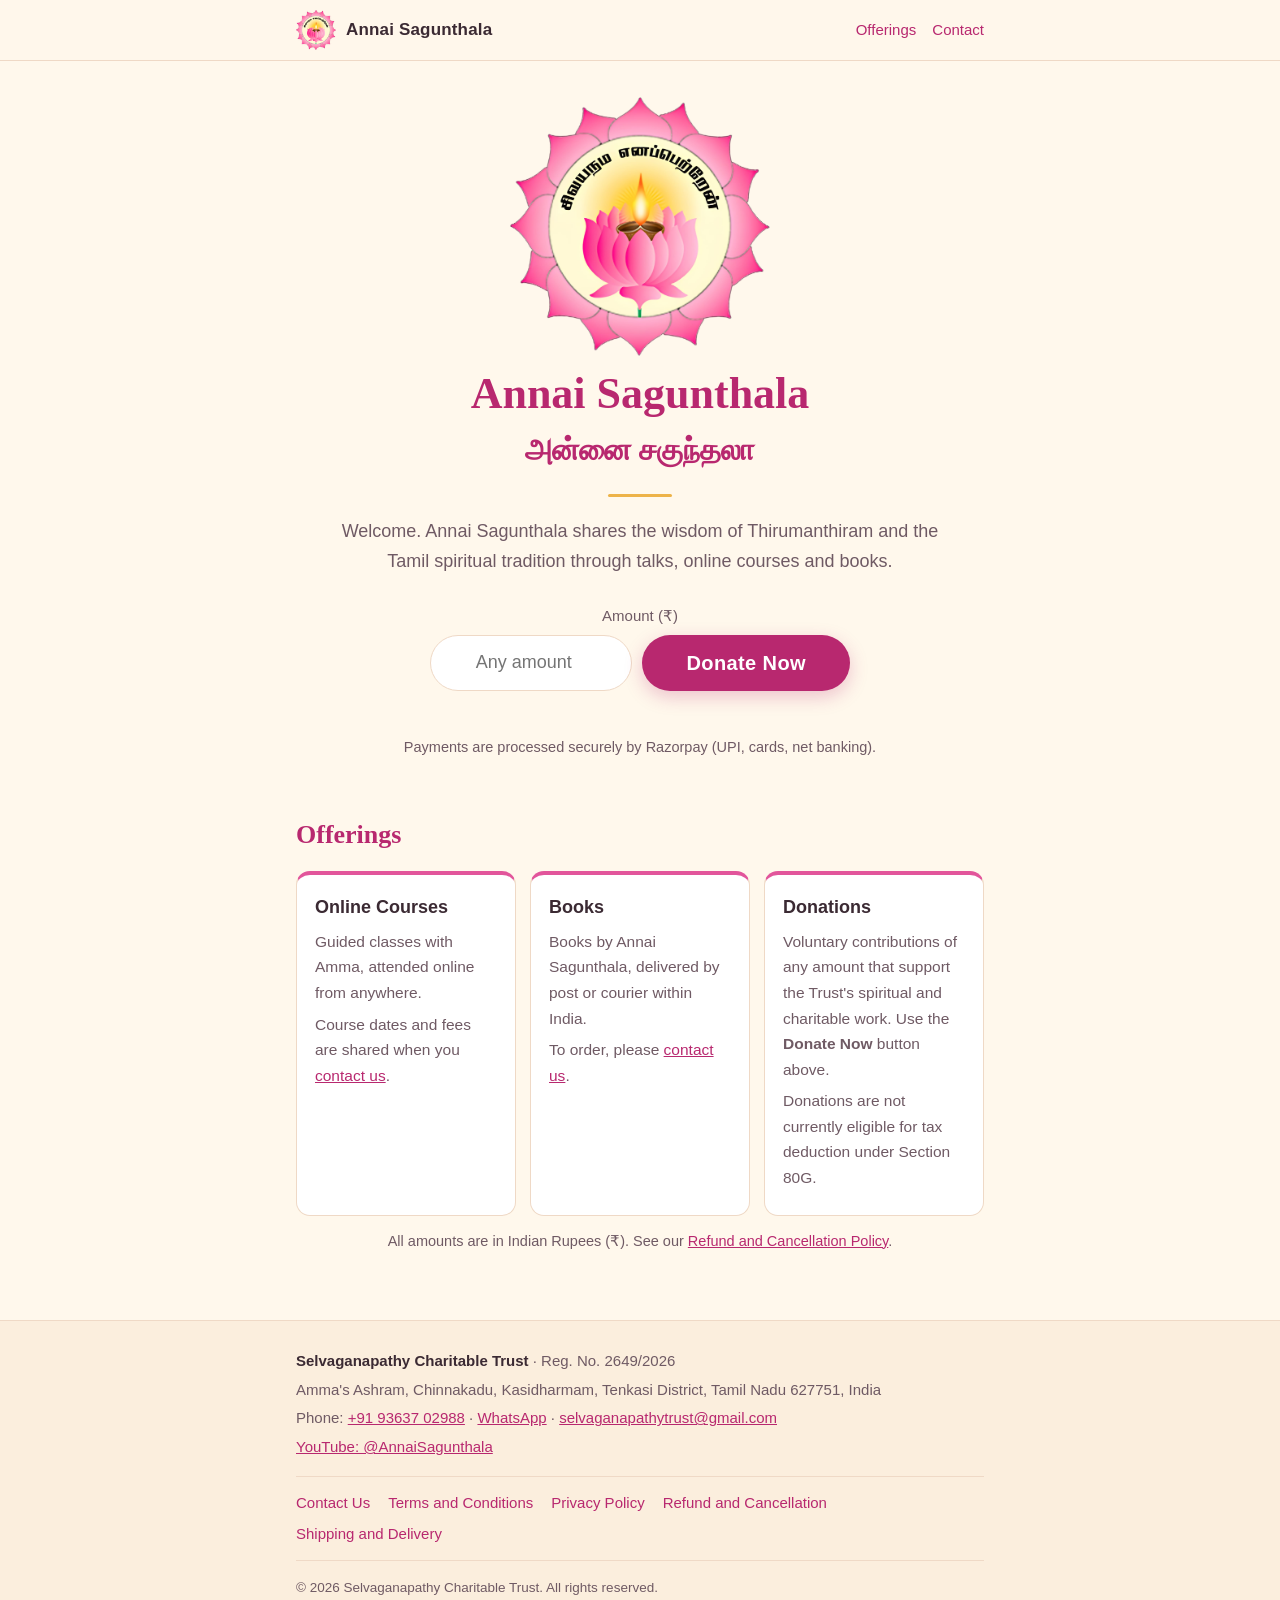
<file: index.html>
<!doctype html>
<html lang="en">
<head>
  <meta charset="utf-8">
  <meta name="viewport" content="width=device-width, initial-scale=1">
  <title>Annai Sagunthala | Selvaganapathy Charitable Trust</title>
  <meta name="description" content="The spiritual work of Annai Sagunthala (அன்னை சகுந்தலா): online courses, books and satsang, offered by Selvaganapathy Charitable Trust, Tenkasi, Tamil Nadu.">
  <link rel="icon" type="image/png" href="favicon.png">
  <link rel="apple-touch-icon" href="apple-touch-icon.png">
  <link rel="stylesheet" href="style.css">
</head>
<body>

<header class="site-header">
  <div class="wrap">
    <a class="brand" href="index.html"><img src="favicon.png" alt=""><span>Annai Sagunthala</span></a>
    <nav><a href="#offerings">Offerings</a><a href="contact.html">Contact</a></nav>
  </div>
</header>

<main class="wrap">
  <section class="hero">
    <img class="logo" src="logo.png" alt="Lotus logo of Annai Sagunthala with a lit lamp" width="640" height="637">
    <h1>Annai Sagunthala</h1>
    <p class="tamil" lang="ta">அன்னை சகுந்தலா</p>
    <div class="divider"></div>

    <!-- ===== WELCOME LINE: EDIT THE SENTENCE BELOW ===== -->
    <p class="welcome">Welcome. Annai Sagunthala shares the wisdom of Thirumanthiram and the Tamil spiritual tradition through talks, online courses and books.</p>

    <!-- ============================================================
         DONATE NOW: opens Razorpay on this page (see donate.js and
         netlify/functions). If checkout is not set up, it falls back to
         the Razorpay Payment Page in data-fallback below.
         ============================================================ -->
    <form id="donate-form" class="donate" data-fallback="https://pages.razorpay.com/pl_ThmhFTEA23hF5O/view">
      <label for="donate-amount">Amount (₹)</label>
      <div class="donate-row">
        <input id="donate-amount" name="amount" type="number" inputmode="numeric" min="1" step="1" placeholder="Any amount" required>
        <button id="donate-button" class="btn" type="submit">Donate Now</button>
      </div>
      <p id="donate-message" class="donate-message" role="status" aria-live="polite"></p>
    </form>
    <p class="note">Payments are processed securely by Razorpay (UPI, cards, net banking).</p>
  </section>

  <section id="offerings">
    <h2>Offerings</h2>
    <div class="cards">
      <div class="card">
        <h3>Online Courses</h3>
        <p>Guided classes with Amma, attended online from anywhere.</p>
        <p>Course dates and fees are shared when you <a href="contact.html">contact us</a>.</p>
      </div>
      <div class="card">
        <h3>Books</h3>
        <p>Books by Annai Sagunthala, delivered by post or courier within India.</p>
        <p>To order, please <a href="contact.html">contact us</a>.</p>
      </div>
      <div class="card">
        <h3>Donations</h3>
        <p>Voluntary contributions of any amount that support the Trust's spiritual and charitable work. Use the <strong>Donate Now</strong> button above.</p>
        <p>Donations are not currently eligible for tax deduction under Section 80G.</p>
      </div>
    </div>
    <p class="note">All amounts are in Indian Rupees (₹). See our <a href="refund.html">Refund and Cancellation Policy</a>.</p>
  </section>
</main>

<footer class="site-footer">
  <div class="wrap">
    <p><strong>Selvaganapathy Charitable Trust</strong> · Reg. No. 2649/2026</p>
    <p>Amma's Ashram, Chinnakadu, Kasidharmam, Tenkasi District, Tamil Nadu 627751, India</p>
    <p>Phone: <a href="tel:+919363702988">+91 93637 02988</a> · <a href="https://wa.me/919363702988">WhatsApp</a> · <a href="mailto:selvaganapathytrust@gmail.com">selvaganapathytrust@gmail.com</a></p>
    <p><a href="https://www.youtube.com/@AnnaiSagunthala">YouTube: @AnnaiSagunthala</a></p>
    <nav class="links" aria-label="Policies">
      <a href="contact.html">Contact Us</a>
      <a href="terms.html">Terms and Conditions</a>
      <a href="privacy.html">Privacy Policy</a>
      <a href="refund.html">Refund and Cancellation</a>
      <a href="shipping.html">Shipping and Delivery</a>
    </nav>
    <p class="copy">© 2026 Selvaganapathy Charitable Trust. All rights reserved.</p>
  </div>
</footer>
<script src="https://checkout.razorpay.com/v1/checkout.js"></script>
<script src="donate.js"></script>
</body>
</html>
</file>
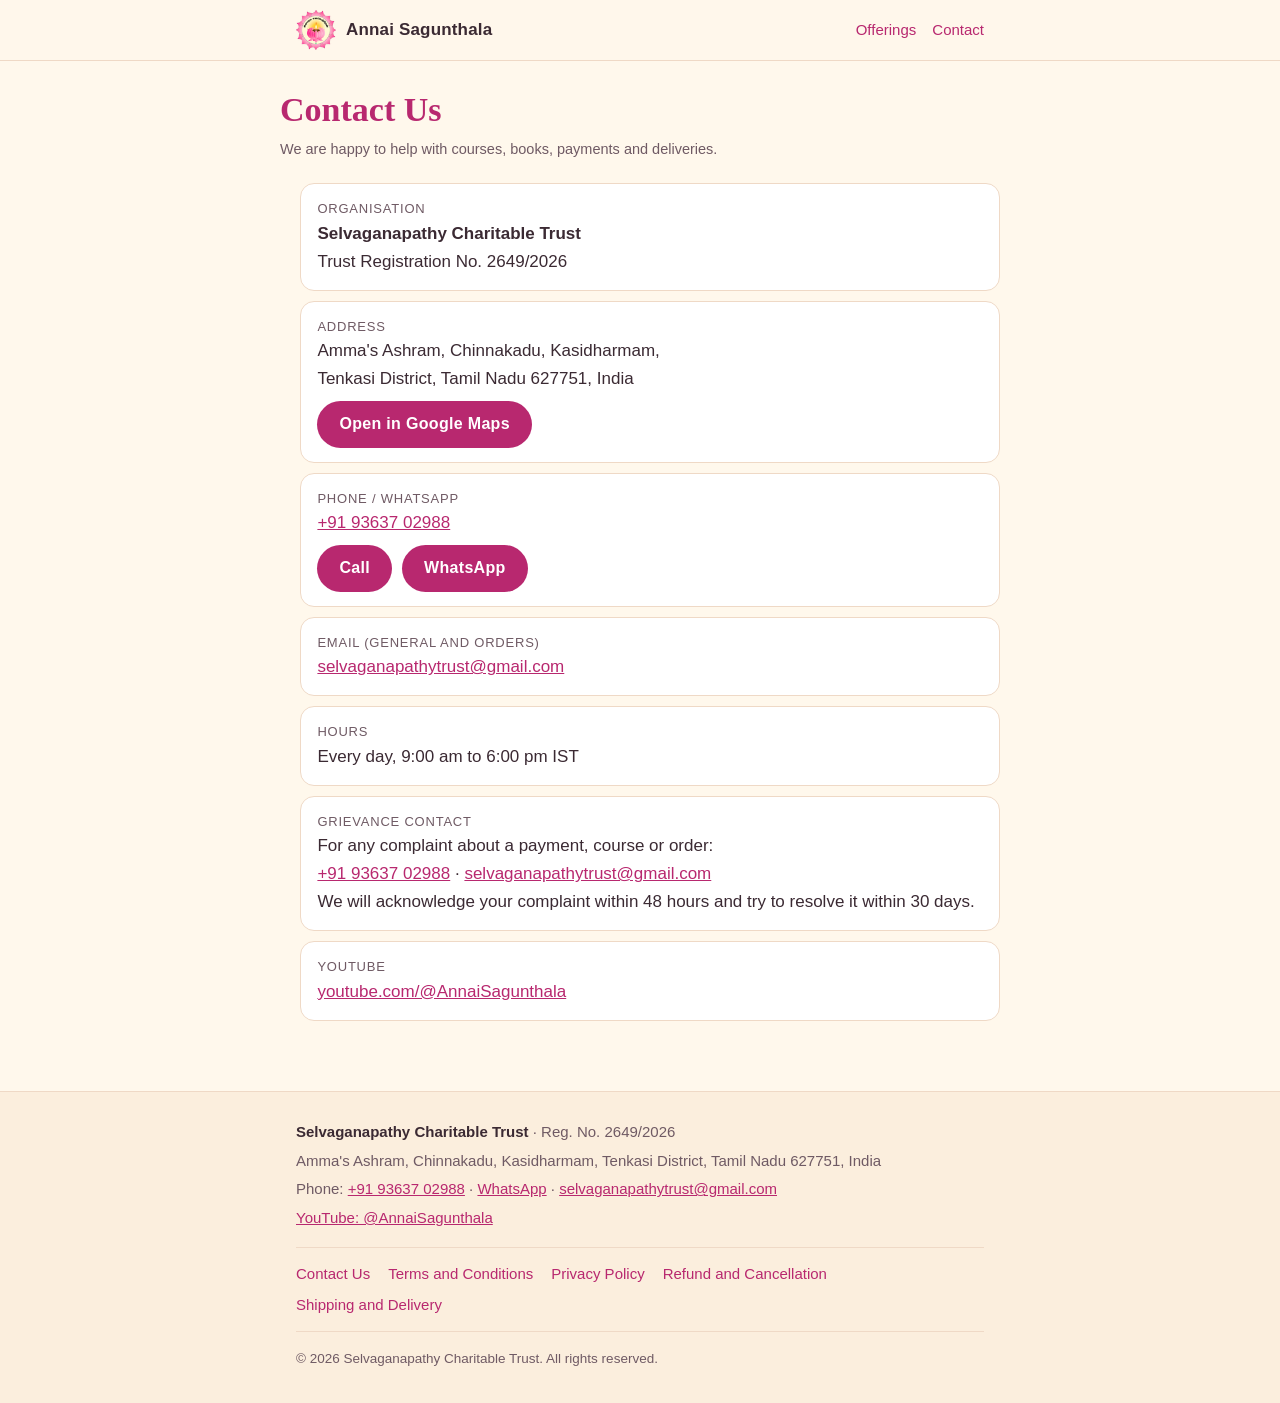
<file: contact.html>
<!doctype html>
<html lang="en">
<head>
  <meta charset="utf-8">
  <meta name="viewport" content="width=device-width, initial-scale=1">
  <title>Contact Us | Selvaganapathy Charitable Trust</title>
  <meta name="description" content="Contact Selvaganapathy Charitable Trust: address, phone, WhatsApp and email.">
  <link rel="icon" type="image/png" href="favicon.png">
  <link rel="apple-touch-icon" href="apple-touch-icon.png">
  <link rel="stylesheet" href="style.css">
</head>
<body>

<header class="site-header">
  <div class="wrap">
    <a class="brand" href="index.html"><img src="favicon.png" alt=""><span>Annai Sagunthala</span></a>
    <nav><a href="index.html#offerings">Offerings</a><a href="contact.html">Contact</a></nav>
  </div>
</header>

<main class="wrap page">

  <h1>Contact Us</h1>
  <p class="updated">We are happy to help with courses, books, payments and deliveries.</p>

  <ul class="contact-list">
    <li><span class="label">Organisation</span>
      <strong>Selvaganapathy Charitable Trust</strong><br>Trust Registration No. 2649/2026</li>
    <li><span class="label">Address</span>
      Amma's Ashram, Chinnakadu, Kasidharmam,<br>Tenkasi District, Tamil Nadu 627751, India
      <div class="actions"><a class="btn btn-small" href="https://maps.app.goo.gl/eqkknSd1wBhGksHB7">Open in Google Maps</a></div></li>
    <li><span class="label">Phone / WhatsApp</span>
      <a href="tel:+919363702988">+91 93637 02988</a>
      <div class="actions">
        <a class="btn btn-small" href="tel:+919363702988">Call</a>
        <a class="btn btn-small" href="https://wa.me/919363702988">WhatsApp</a>
      </div></li>
    <li><span class="label">Email (general and orders)</span>
      <a href="mailto:selvaganapathytrust@gmail.com">selvaganapathytrust@gmail.com</a></li>
    <li><span class="label">Hours</span>Every day, 9:00 am to 6:00 pm IST</li>
    <li><span class="label">Grievance contact</span>
      For any complaint about a payment, course or order:<br>
      <a href="tel:+919363702988">+91 93637 02988</a> · <a href="mailto:selvaganapathytrust@gmail.com">selvaganapathytrust@gmail.com</a><br>
      We will acknowledge your complaint within 48 hours and try to resolve it within 30 days.</li>
    <li><span class="label">YouTube</span>
      <a href="https://www.youtube.com/@AnnaiSagunthala">youtube.com/@AnnaiSagunthala</a></li>
  </ul>
</main>

<footer class="site-footer">
  <div class="wrap">
    <p><strong>Selvaganapathy Charitable Trust</strong> · Reg. No. 2649/2026</p>
    <p>Amma's Ashram, Chinnakadu, Kasidharmam, Tenkasi District, Tamil Nadu 627751, India</p>
    <p>Phone: <a href="tel:+919363702988">+91 93637 02988</a> · <a href="https://wa.me/919363702988">WhatsApp</a> · <a href="mailto:selvaganapathytrust@gmail.com">selvaganapathytrust@gmail.com</a></p>
    <p><a href="https://www.youtube.com/@AnnaiSagunthala">YouTube: @AnnaiSagunthala</a></p>
    <nav class="links" aria-label="Policies">
      <a href="contact.html">Contact Us</a>
      <a href="terms.html">Terms and Conditions</a>
      <a href="privacy.html">Privacy Policy</a>
      <a href="refund.html">Refund and Cancellation</a>
      <a href="shipping.html">Shipping and Delivery</a>
    </nav>
    <p class="copy">© 2026 Selvaganapathy Charitable Trust. All rights reserved.</p>
  </div>
</footer>
</body>
</html>
</file>
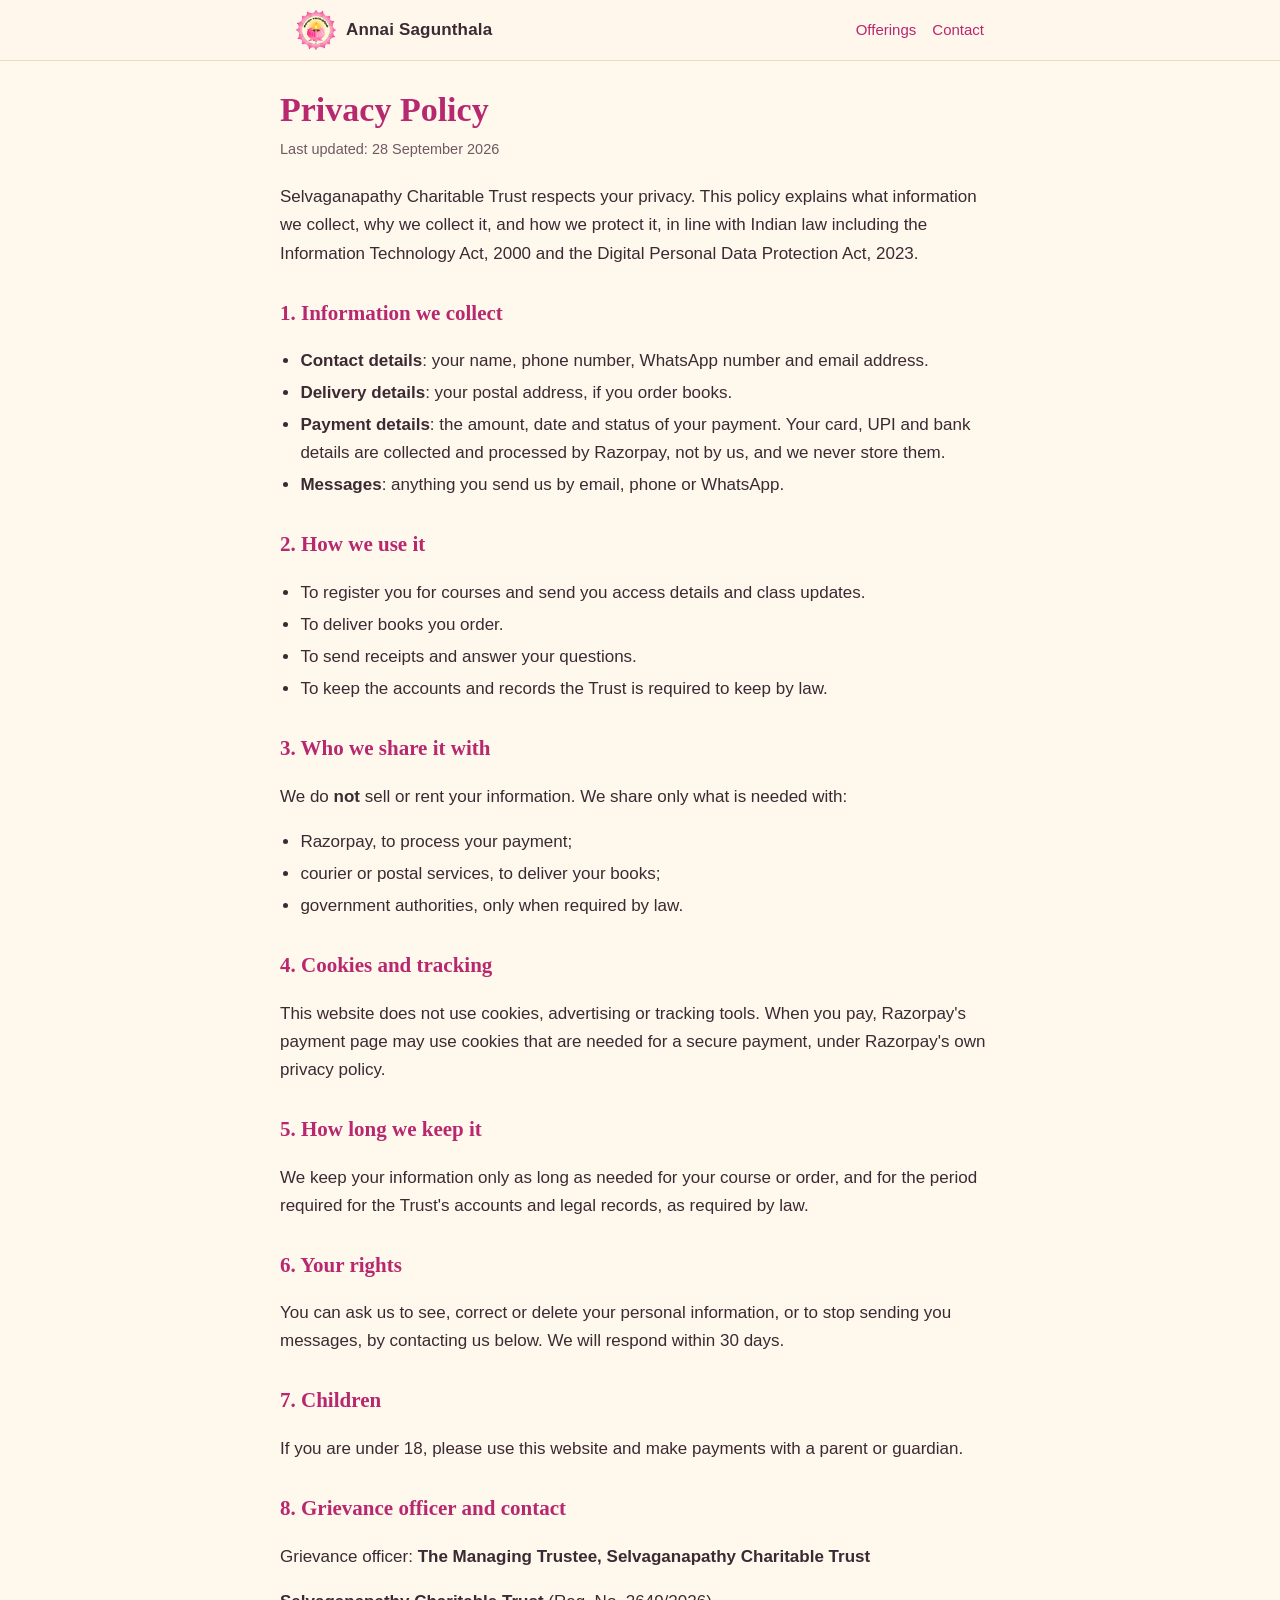
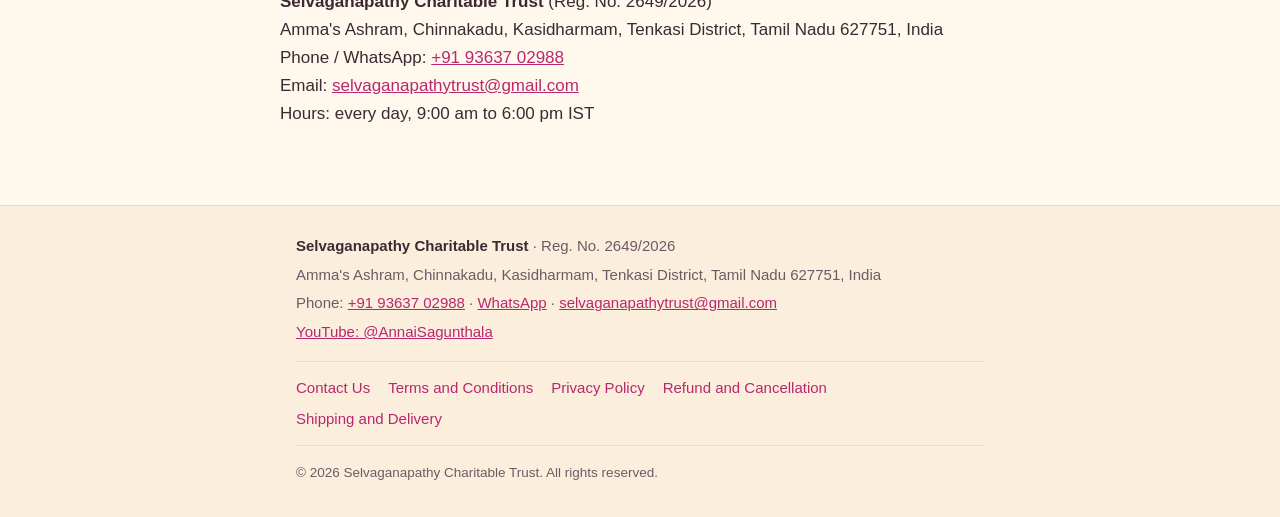
<file: privacy.html>
<!doctype html>
<html lang="en">
<head>
  <meta charset="utf-8">
  <meta name="viewport" content="width=device-width, initial-scale=1">
  <title>Privacy Policy | Selvaganapathy Charitable Trust</title>
  <meta name="description" content="How Selvaganapathy Charitable Trust collects, uses and protects your personal information.">
  <link rel="icon" type="image/png" href="favicon.png">
  <link rel="apple-touch-icon" href="apple-touch-icon.png">
  <link rel="stylesheet" href="style.css">
</head>
<body>

<header class="site-header">
  <div class="wrap">
    <a class="brand" href="index.html"><img src="favicon.png" alt=""><span>Annai Sagunthala</span></a>
    <nav><a href="index.html#offerings">Offerings</a><a href="contact.html">Contact</a></nav>
  </div>
</header>

<main class="wrap page">

  <h1>Privacy Policy</h1>
  <p class="updated">Last updated: 28 September 2026</p>

  <p>Selvaganapathy Charitable Trust respects your privacy. This policy explains what information we collect,
  why we collect it, and how we protect it, in line with Indian law including the Information Technology Act, 2000
  and the Digital Personal Data Protection Act, 2023.</p>

  <h2>1. Information we collect</h2>
  <ul>
    <li><strong>Contact details</strong>: your name, phone number, WhatsApp number and email address.</li>
    <li><strong>Delivery details</strong>: your postal address, if you order books.</li>
    <li><strong>Payment details</strong>: the amount, date and status of your payment. Your card, UPI and bank details are collected
      and processed by Razorpay, not by us, and we never store them.</li>
    <li><strong>Messages</strong>: anything you send us by email, phone or WhatsApp.</li>
  </ul>

  <h2>2. How we use it</h2>
  <ul>
    <li>To register you for courses and send you access details and class updates.</li>
    <li>To deliver books you order.</li>
    <li>To send receipts and answer your questions.</li>
    <li>To keep the accounts and records the Trust is required to keep by law.</li>
  </ul>

  <h2>3. Who we share it with</h2>
  <p>We do <strong>not</strong> sell or rent your information. We share only what is needed with:</p>
  <ul>
    <li>Razorpay, to process your payment;</li>
    <li>courier or postal services, to deliver your books;</li>
    <li>government authorities, only when required by law.</li>
  </ul>

  <h2>4. Cookies and tracking</h2>
  <p>This website does not use cookies, advertising or tracking tools. When you pay, Razorpay's payment page may use cookies
  that are needed for a secure payment, under Razorpay's own privacy policy.</p>

  <h2>5. How long we keep it</h2>
  <p>We keep your information only as long as needed for your course or order, and for the period required for the Trust's accounts and
  legal records, as required by law.</p>

  <h2>6. Your rights</h2>
  <p>You can ask us to see, correct or delete your personal information, or to stop sending you messages, by contacting us below.
  We will respond within 30 days.</p>

  <h2>7. Children</h2>
  <p>If you are under 18, please use this website and make payments with a parent or guardian.</p>

  <h2>8. Grievance officer and contact</h2>
  <p>Grievance officer: <strong>The Managing Trustee, Selvaganapathy Charitable Trust</strong></p>
  <p><strong>Selvaganapathy Charitable Trust</strong> (Reg. No. 2649/2026)<br>
Amma's Ashram, Chinnakadu, Kasidharmam, Tenkasi District, Tamil Nadu 627751, India<br>
Phone / WhatsApp: <a href="tel:+919363702988">+91 93637 02988</a><br>
Email: <a href="mailto:selvaganapathytrust@gmail.com">selvaganapathytrust@gmail.com</a><br>
Hours: every day, 9:00 am to 6:00 pm IST</p>
</main>

<footer class="site-footer">
  <div class="wrap">
    <p><strong>Selvaganapathy Charitable Trust</strong> · Reg. No. 2649/2026</p>
    <p>Amma's Ashram, Chinnakadu, Kasidharmam, Tenkasi District, Tamil Nadu 627751, India</p>
    <p>Phone: <a href="tel:+919363702988">+91 93637 02988</a> · <a href="https://wa.me/919363702988">WhatsApp</a> · <a href="mailto:selvaganapathytrust@gmail.com">selvaganapathytrust@gmail.com</a></p>
    <p><a href="https://www.youtube.com/@AnnaiSagunthala">YouTube: @AnnaiSagunthala</a></p>
    <nav class="links" aria-label="Policies">
      <a href="contact.html">Contact Us</a>
      <a href="terms.html">Terms and Conditions</a>
      <a href="privacy.html">Privacy Policy</a>
      <a href="refund.html">Refund and Cancellation</a>
      <a href="shipping.html">Shipping and Delivery</a>
    </nav>
    <p class="copy">© 2026 Selvaganapathy Charitable Trust. All rights reserved.</p>
  </div>
</footer>
</body>
</html>
</file>
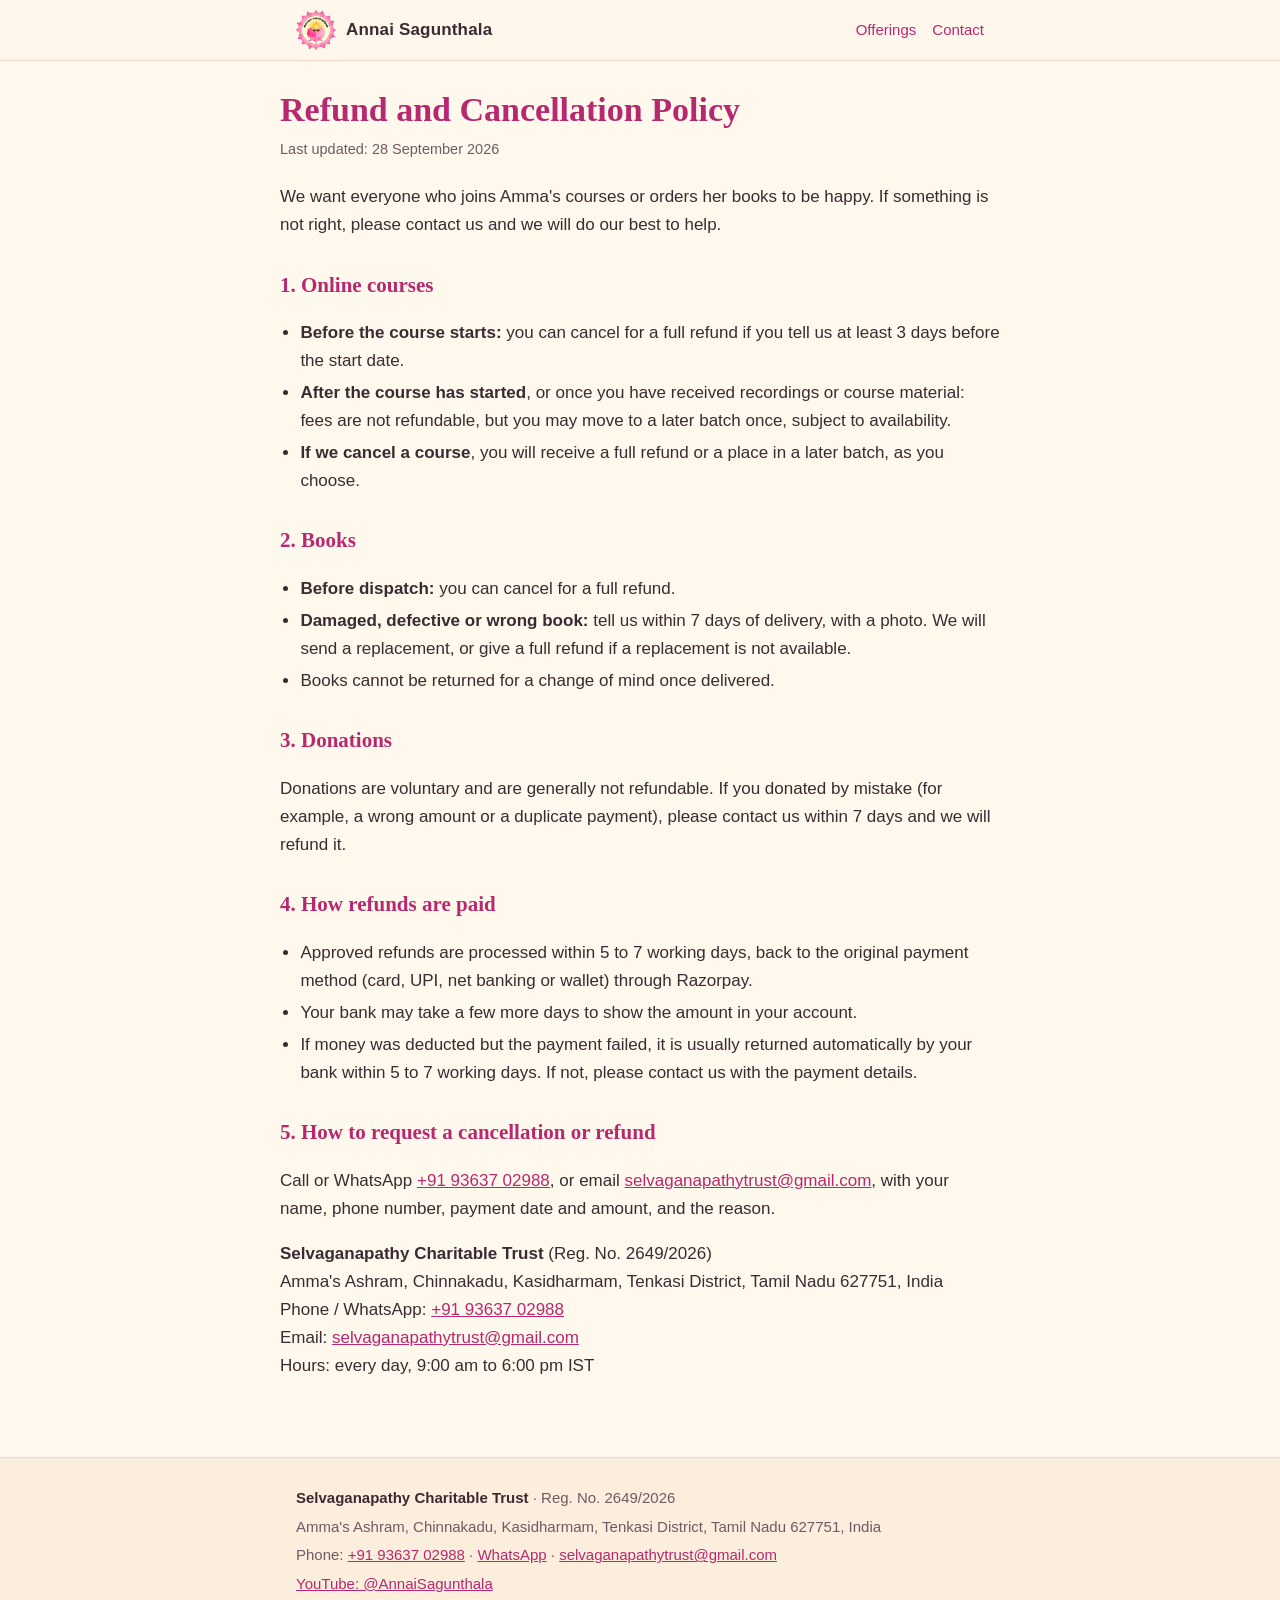
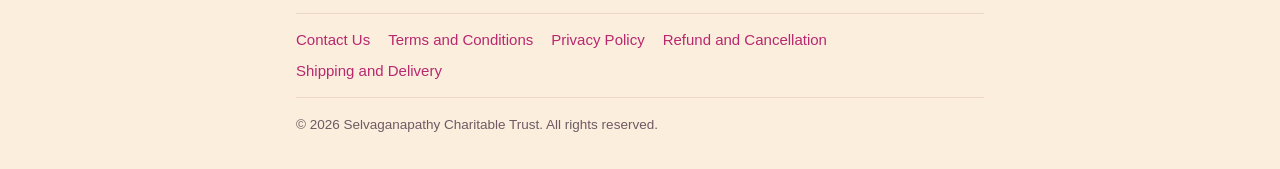
<file: refund.html>
<!doctype html>
<html lang="en">
<head>
  <meta charset="utf-8">
  <meta name="viewport" content="width=device-width, initial-scale=1">
  <title>Refund and Cancellation Policy | Selvaganapathy Charitable Trust</title>
  <meta name="description" content="Refund and cancellation policy for online courses, books and donations.">
  <link rel="icon" type="image/png" href="favicon.png">
  <link rel="apple-touch-icon" href="apple-touch-icon.png">
  <link rel="stylesheet" href="style.css">
</head>
<body>

<header class="site-header">
  <div class="wrap">
    <a class="brand" href="index.html"><img src="favicon.png" alt=""><span>Annai Sagunthala</span></a>
    <nav><a href="index.html#offerings">Offerings</a><a href="contact.html">Contact</a></nav>
  </div>
</header>

<main class="wrap page">

  <h1>Refund and Cancellation Policy</h1>
  <p class="updated">Last updated: 28 September 2026</p>

  <p>We want everyone who joins Amma's courses or orders her books to be happy. If something is not right, please contact us
  and we will do our best to help.</p>

  <h2>1. Online courses</h2>
  <ul>
    <li><strong>Before the course starts:</strong> you can cancel for a full refund if you tell us at least 3 days before the start date.</li>
    <li><strong>After the course has started</strong>, or once you have received recordings or course material: fees are not refundable,
      but you may move to a later batch once, subject to availability.</li>
    <li><strong>If we cancel a course</strong>, you will receive a full refund or a place in a later batch, as you choose.</li>
  </ul>

  <h2>2. Books</h2>
  <ul>
    <li><strong>Before dispatch:</strong> you can cancel for a full refund.</li>
    <li><strong>Damaged, defective or wrong book:</strong> tell us within 7 days of delivery, with a photo. We will send a replacement,
      or give a full refund if a replacement is not available.</li>
    <li>Books cannot be returned for a change of mind once delivered.</li>
  </ul>

  <h2>3. Donations</h2>
  <p>Donations are voluntary and are generally not refundable. If you donated by mistake (for example, a wrong amount or a duplicate
  payment), please contact us within 7 days and we will refund it.</p>

  <h2>4. How refunds are paid</h2>
  <ul>
    <li>Approved refunds are processed within 5 to 7 working days, back to the original payment method (card, UPI, net banking or wallet)
      through Razorpay.</li>
    <li>Your bank may take a few more days to show the amount in your account.</li>
    <li>If money was deducted but the payment failed, it is usually returned automatically by your bank within 5 to 7 working days.
      If not, please contact us with the payment details.</li>
  </ul>

  <h2>5. How to request a cancellation or refund</h2>
  <p>Call or WhatsApp <a href="tel:+919363702988">+91 93637 02988</a>, or email
  <a href="mailto:selvaganapathytrust@gmail.com">selvaganapathytrust@gmail.com</a>, with your name, phone number, payment date and
  amount, and the reason.</p>
  <p><strong>Selvaganapathy Charitable Trust</strong> (Reg. No. 2649/2026)<br>
Amma's Ashram, Chinnakadu, Kasidharmam, Tenkasi District, Tamil Nadu 627751, India<br>
Phone / WhatsApp: <a href="tel:+919363702988">+91 93637 02988</a><br>
Email: <a href="mailto:selvaganapathytrust@gmail.com">selvaganapathytrust@gmail.com</a><br>
Hours: every day, 9:00 am to 6:00 pm IST</p>
</main>

<footer class="site-footer">
  <div class="wrap">
    <p><strong>Selvaganapathy Charitable Trust</strong> · Reg. No. 2649/2026</p>
    <p>Amma's Ashram, Chinnakadu, Kasidharmam, Tenkasi District, Tamil Nadu 627751, India</p>
    <p>Phone: <a href="tel:+919363702988">+91 93637 02988</a> · <a href="https://wa.me/919363702988">WhatsApp</a> · <a href="mailto:selvaganapathytrust@gmail.com">selvaganapathytrust@gmail.com</a></p>
    <p><a href="https://www.youtube.com/@AnnaiSagunthala">YouTube: @AnnaiSagunthala</a></p>
    <nav class="links" aria-label="Policies">
      <a href="contact.html">Contact Us</a>
      <a href="terms.html">Terms and Conditions</a>
      <a href="privacy.html">Privacy Policy</a>
      <a href="refund.html">Refund and Cancellation</a>
      <a href="shipping.html">Shipping and Delivery</a>
    </nav>
    <p class="copy">© 2026 Selvaganapathy Charitable Trust. All rights reserved.</p>
  </div>
</footer>
</body>
</html>
</file>
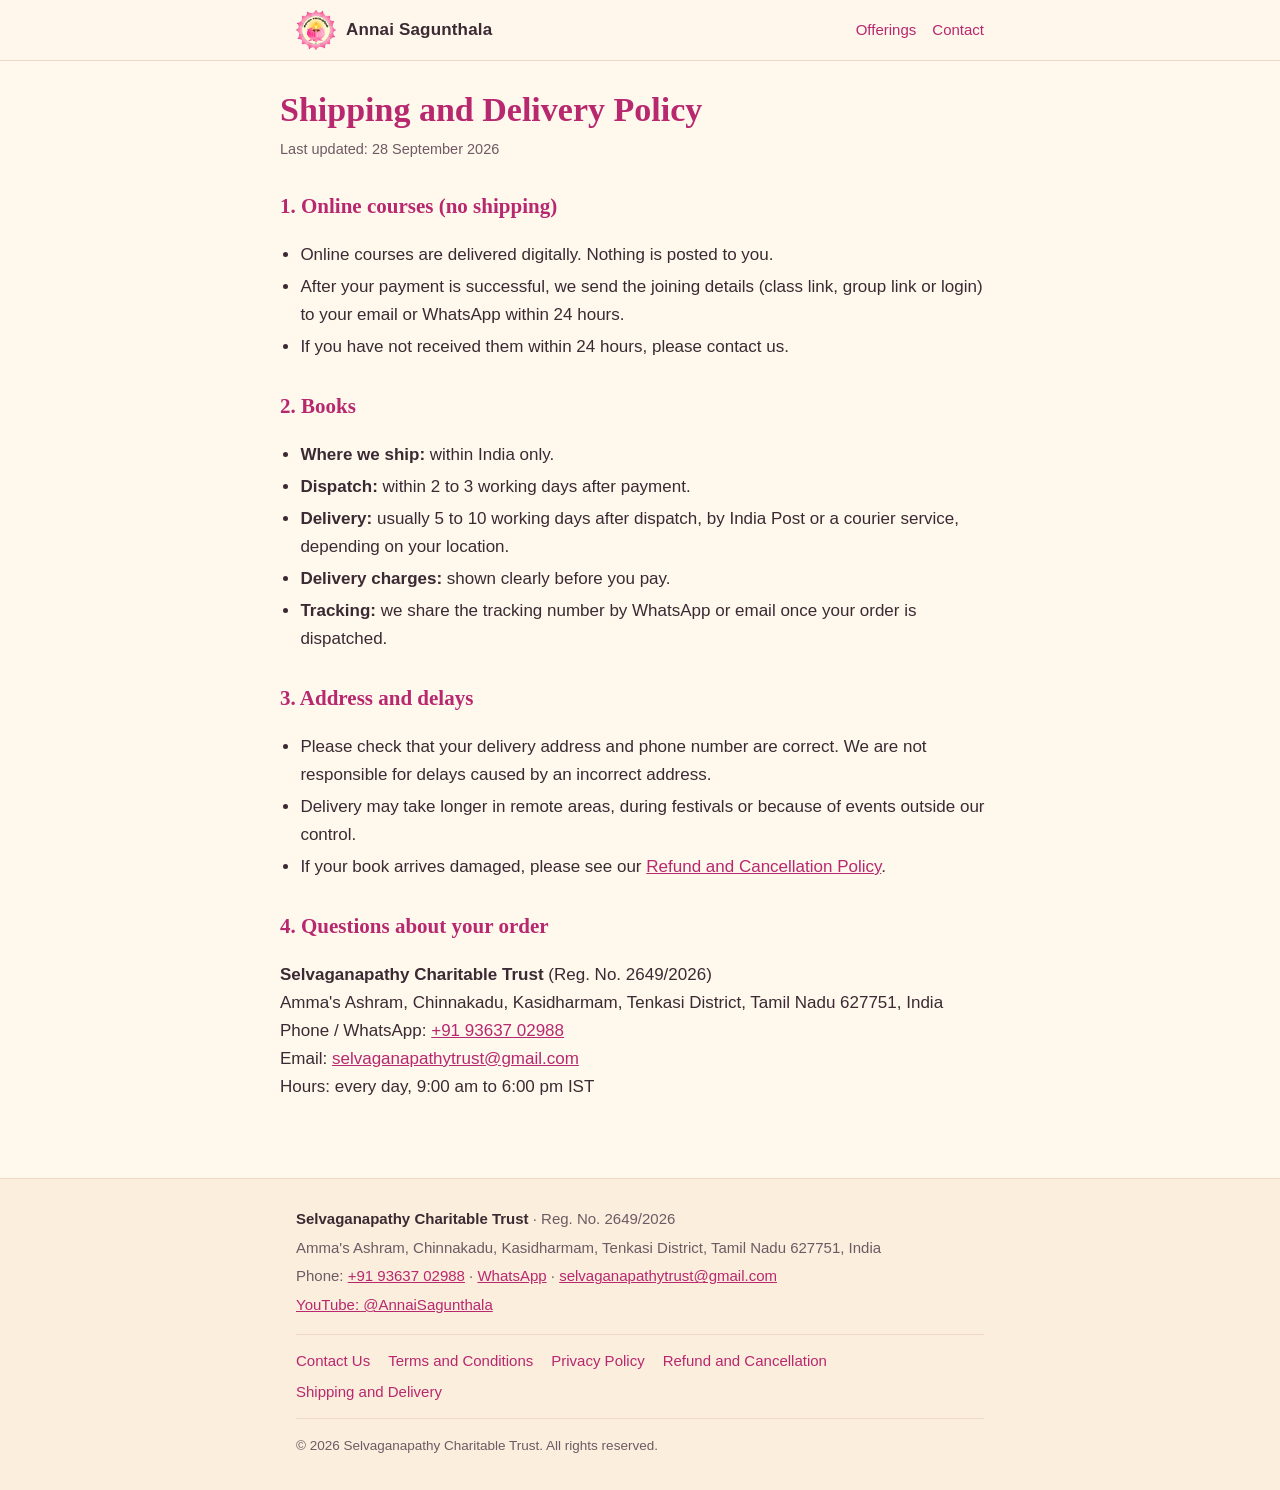
<file: shipping.html>
<!doctype html>
<html lang="en">
<head>
  <meta charset="utf-8">
  <meta name="viewport" content="width=device-width, initial-scale=1">
  <title>Shipping and Delivery Policy | Selvaganapathy Charitable Trust</title>
  <meta name="description" content="How online courses are delivered and how books are shipped.">
  <link rel="icon" type="image/png" href="favicon.png">
  <link rel="apple-touch-icon" href="apple-touch-icon.png">
  <link rel="stylesheet" href="style.css">
</head>
<body>

<header class="site-header">
  <div class="wrap">
    <a class="brand" href="index.html"><img src="favicon.png" alt=""><span>Annai Sagunthala</span></a>
    <nav><a href="index.html#offerings">Offerings</a><a href="contact.html">Contact</a></nav>
  </div>
</header>

<main class="wrap page">

  <h1>Shipping and Delivery Policy</h1>
  <p class="updated">Last updated: 28 September 2026</p>

  <h2>1. Online courses (no shipping)</h2>
  <ul>
    <li>Online courses are delivered digitally. Nothing is posted to you.</li>
    <li>After your payment is successful, we send the joining details (class link, group link or login) to your email or WhatsApp
      within 24 hours.</li>
    <li>If you have not received them within 24 hours, please contact us.</li>
  </ul>

  <h2>2. Books</h2>
  <ul>
    <li><strong>Where we ship:</strong> within India only.</li>
    <li><strong>Dispatch:</strong> within 2 to 3 working days after payment.</li>
    <li><strong>Delivery:</strong> usually 5 to 10 working days after dispatch, by India Post or a courier service, depending on your location.</li>
    <li><strong>Delivery charges:</strong> shown clearly before you pay.</li>
    <li><strong>Tracking:</strong> we share the tracking number by WhatsApp or email once your order is dispatched.</li>
  </ul>

  <h2>3. Address and delays</h2>
  <ul>
    <li>Please check that your delivery address and phone number are correct. We are not responsible for delays caused by an incorrect address.</li>
    <li>Delivery may take longer in remote areas, during festivals or because of events outside our control.</li>
    <li>If your book arrives damaged, please see our <a href="refund.html">Refund and Cancellation Policy</a>.</li>
  </ul>

  <h2>4. Questions about your order</h2>
  <p><strong>Selvaganapathy Charitable Trust</strong> (Reg. No. 2649/2026)<br>
Amma's Ashram, Chinnakadu, Kasidharmam, Tenkasi District, Tamil Nadu 627751, India<br>
Phone / WhatsApp: <a href="tel:+919363702988">+91 93637 02988</a><br>
Email: <a href="mailto:selvaganapathytrust@gmail.com">selvaganapathytrust@gmail.com</a><br>
Hours: every day, 9:00 am to 6:00 pm IST</p>
</main>

<footer class="site-footer">
  <div class="wrap">
    <p><strong>Selvaganapathy Charitable Trust</strong> · Reg. No. 2649/2026</p>
    <p>Amma's Ashram, Chinnakadu, Kasidharmam, Tenkasi District, Tamil Nadu 627751, India</p>
    <p>Phone: <a href="tel:+919363702988">+91 93637 02988</a> · <a href="https://wa.me/919363702988">WhatsApp</a> · <a href="mailto:selvaganapathytrust@gmail.com">selvaganapathytrust@gmail.com</a></p>
    <p><a href="https://www.youtube.com/@AnnaiSagunthala">YouTube: @AnnaiSagunthala</a></p>
    <nav class="links" aria-label="Policies">
      <a href="contact.html">Contact Us</a>
      <a href="terms.html">Terms and Conditions</a>
      <a href="privacy.html">Privacy Policy</a>
      <a href="refund.html">Refund and Cancellation</a>
      <a href="shipping.html">Shipping and Delivery</a>
    </nav>
    <p class="copy">© 2026 Selvaganapathy Charitable Trust. All rights reserved.</p>
  </div>
</footer>
</body>
</html>
</file>
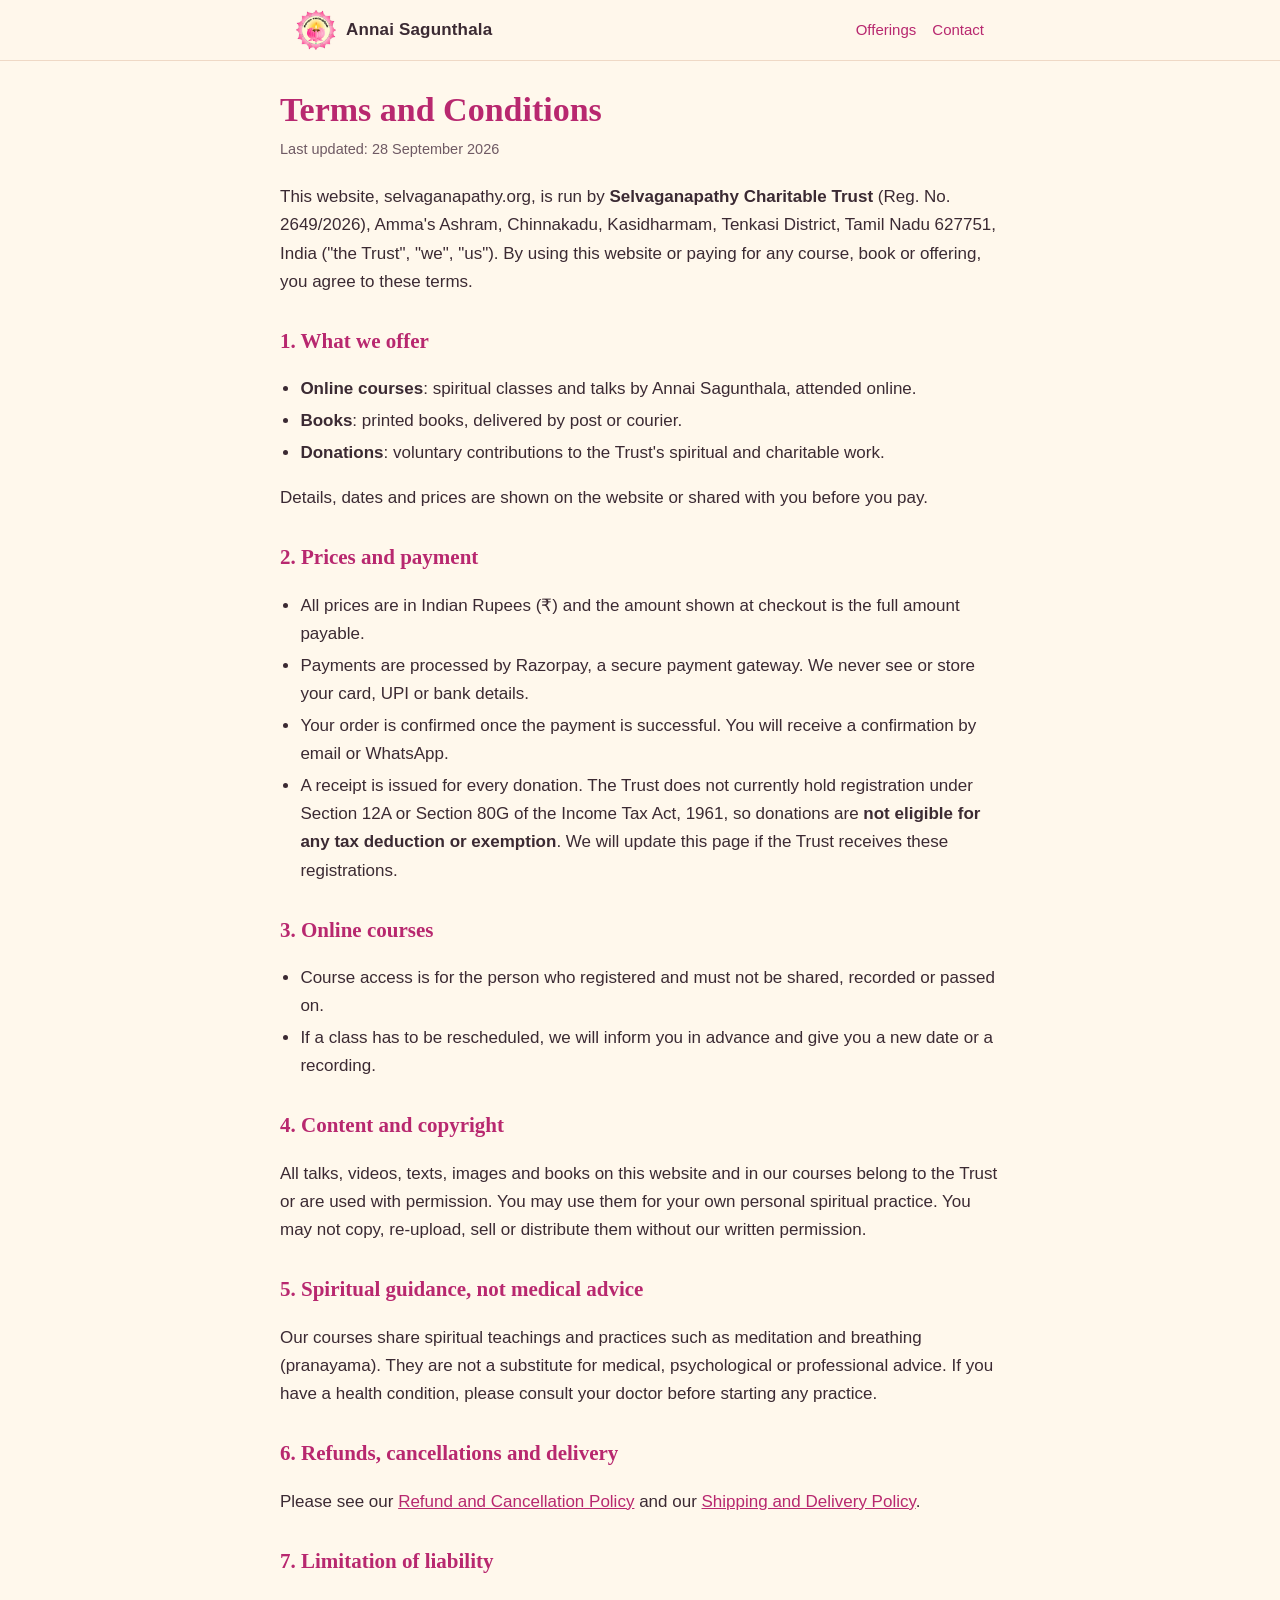
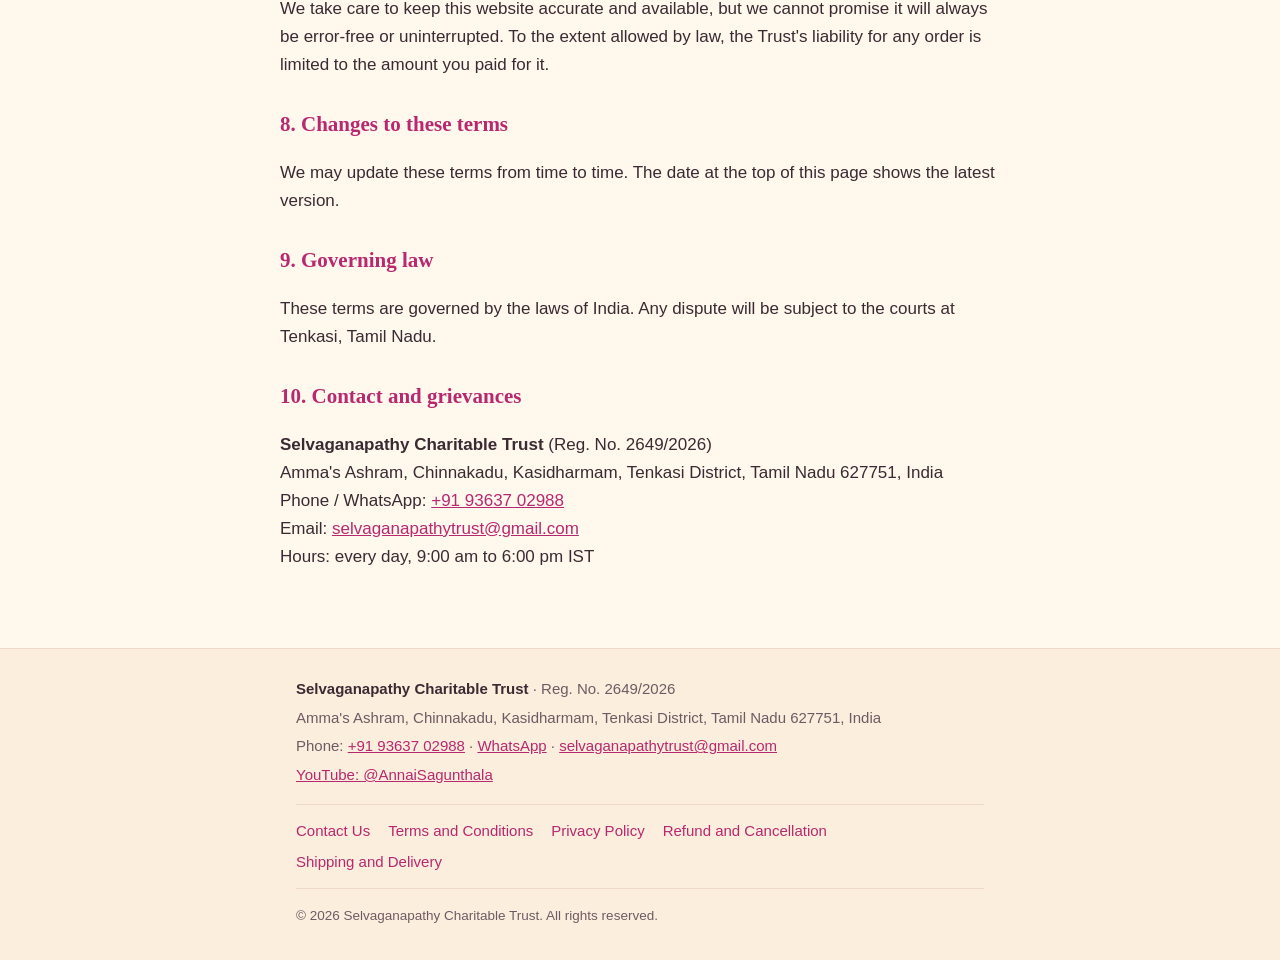
<file: terms.html>
<!doctype html>
<html lang="en">
<head>
  <meta charset="utf-8">
  <meta name="viewport" content="width=device-width, initial-scale=1">
  <title>Terms and Conditions | Selvaganapathy Charitable Trust</title>
  <meta name="description" content="Terms and Conditions for using the website and buying courses and books from Selvaganapathy Charitable Trust.">
  <link rel="icon" type="image/png" href="favicon.png">
  <link rel="apple-touch-icon" href="apple-touch-icon.png">
  <link rel="stylesheet" href="style.css">
</head>
<body>

<header class="site-header">
  <div class="wrap">
    <a class="brand" href="index.html"><img src="favicon.png" alt=""><span>Annai Sagunthala</span></a>
    <nav><a href="index.html#offerings">Offerings</a><a href="contact.html">Contact</a></nav>
  </div>
</header>

<main class="wrap page">

  <h1>Terms and Conditions</h1>
  <p class="updated">Last updated: 28 September 2026</p>

  <p>This website, selvaganapathy.org, is run by <strong>Selvaganapathy Charitable Trust</strong> (Reg. No. 2649/2026),
  Amma's Ashram, Chinnakadu, Kasidharmam, Tenkasi District, Tamil Nadu 627751, India ("the Trust", "we", "us").
  By using this website or paying for any course, book or offering, you agree to these terms.</p>

  <h2>1. What we offer</h2>
  <ul>
    <li><strong>Online courses</strong>: spiritual classes and talks by Annai Sagunthala, attended online.</li>
    <li><strong>Books</strong>: printed books, delivered by post or courier.</li>
    <li><strong>Donations</strong>: voluntary contributions to the Trust's spiritual and charitable work.</li>
  </ul>
  <p>Details, dates and prices are shown on the website or shared with you before you pay.</p>

  <h2>2. Prices and payment</h2>
  <ul>
    <li>All prices are in Indian Rupees (₹) and the amount shown at checkout is the full amount payable.</li>
    <li>Payments are processed by Razorpay, a secure payment gateway. We never see or store your card, UPI or bank details.</li>
    <li>Your order is confirmed once the payment is successful. You will receive a confirmation by email or WhatsApp.</li>
    <li>A receipt is issued for every donation. The Trust does not currently hold registration under Section 12A or Section 80G of the Income Tax Act, 1961, so donations are <strong>not eligible for any tax deduction or exemption</strong>. We will update this page if the Trust receives these registrations.</li>
  </ul>

  <h2>3. Online courses</h2>
  <ul>
    <li>Course access is for the person who registered and must not be shared, recorded or passed on.</li>
    <li>If a class has to be rescheduled, we will inform you in advance and give you a new date or a recording.</li>
  </ul>

  <h2>4. Content and copyright</h2>
  <p>All talks, videos, texts, images and books on this website and in our courses belong to the Trust or are used with permission.
  You may use them for your own personal spiritual practice. You may not copy, re-upload, sell or distribute them without our written permission.</p>

  <h2>5. Spiritual guidance, not medical advice</h2>
  <p>Our courses share spiritual teachings and practices such as meditation and breathing (pranayama). They are not a substitute for medical,
  psychological or professional advice. If you have a health condition, please consult your doctor before starting any practice.</p>

  <h2>6. Refunds, cancellations and delivery</h2>
  <p>Please see our <a href="refund.html">Refund and Cancellation Policy</a> and our <a href="shipping.html">Shipping and Delivery Policy</a>.</p>

  <h2>7. Limitation of liability</h2>
  <p>We take care to keep this website accurate and available, but we cannot promise it will always be error-free or uninterrupted.
  To the extent allowed by law, the Trust's liability for any order is limited to the amount you paid for it.</p>

  <h2>8. Changes to these terms</h2>
  <p>We may update these terms from time to time. The date at the top of this page shows the latest version.</p>

  <h2>9. Governing law</h2>
  <p>These terms are governed by the laws of India. Any dispute will be subject to the courts at Tenkasi, Tamil Nadu.</p>

  <h2>10. Contact and grievances</h2>
  <p><strong>Selvaganapathy Charitable Trust</strong> (Reg. No. 2649/2026)<br>
Amma's Ashram, Chinnakadu, Kasidharmam, Tenkasi District, Tamil Nadu 627751, India<br>
Phone / WhatsApp: <a href="tel:+919363702988">+91 93637 02988</a><br>
Email: <a href="mailto:selvaganapathytrust@gmail.com">selvaganapathytrust@gmail.com</a><br>
Hours: every day, 9:00 am to 6:00 pm IST</p>
</main>

<footer class="site-footer">
  <div class="wrap">
    <p><strong>Selvaganapathy Charitable Trust</strong> · Reg. No. 2649/2026</p>
    <p>Amma's Ashram, Chinnakadu, Kasidharmam, Tenkasi District, Tamil Nadu 627751, India</p>
    <p>Phone: <a href="tel:+919363702988">+91 93637 02988</a> · <a href="https://wa.me/919363702988">WhatsApp</a> · <a href="mailto:selvaganapathytrust@gmail.com">selvaganapathytrust@gmail.com</a></p>
    <p><a href="https://www.youtube.com/@AnnaiSagunthala">YouTube: @AnnaiSagunthala</a></p>
    <nav class="links" aria-label="Policies">
      <a href="contact.html">Contact Us</a>
      <a href="terms.html">Terms and Conditions</a>
      <a href="privacy.html">Privacy Policy</a>
      <a href="refund.html">Refund and Cancellation</a>
      <a href="shipping.html">Shipping and Delivery</a>
    </nav>
    <p class="copy">© 2026 Selvaganapathy Charitable Trust. All rights reserved.</p>
  </div>
</footer>
</body>
</html>
</file>
<file: style.css>
/* Colours taken from Amma's lotus logo */
:root {
  --cream: #fff8ec;        /* inner circle of the logo: page background */
  --cream-deep: #fbeedd;   /* cards and footer */
  --lotus: #e2559b;        /* petal pink */
  --lotus-deep: #b8286f;   /* headings and button */
  --lotus-soft: #fbe1ee;
  --flame: #e9a321;        /* lamp flame: small accents */
  --text: #3b2a33;
  --muted: #6f5a64;
  --line: #efd9c6;
  --radius: 14px;
  --width: 720px;
}

* { box-sizing: border-box; }

html { -webkit-text-size-adjust: 100%; }

body {
  margin: 0;
  background: var(--cream);
  color: var(--text);
  font-family: -apple-system, BlinkMacSystemFont, "Segoe UI", Roboto, "Noto Sans", "Noto Sans Tamil",
    "Latha", "Tamil Sangam MN", "Helvetica Neue", Arial, sans-serif;
  font-size: 17px;
  line-height: 1.65;
}

a { color: var(--lotus-deep); }
a:hover { color: var(--lotus); }

.wrap { max-width: var(--width); margin: 0 auto; padding: 0 16px; }

/* Header on every page */
.site-header {
  border-bottom: 1px solid var(--line);
  background: rgba(255, 248, 236, 0.92);
}
.site-header .wrap {
  display: flex; flex-wrap: wrap; align-items: center; justify-content: space-between; gap: 6px 12px;
  padding-top: 10px; padding-bottom: 10px;
}
.brand { display: flex; align-items: center; gap: 10px; text-decoration: none; color: var(--text); }
.brand img { width: 40px; height: 40px; }
.brand span { font-weight: 600; letter-spacing: 0.01em; white-space: nowrap; }
.site-header nav { display: flex; gap: 16px; }
.site-header nav a { text-decoration: none; font-size: 15px; white-space: nowrap; }

/* Home page */
.hero { text-align: center; padding: 36px 0 12px; }
.hero .logo { width: min(260px, 70vw); height: auto; display: block; margin: 0 auto 12px; }
.hero h1 {
  margin: 8px 0 0; color: var(--lotus-deep);
  font-family: Georgia, "Times New Roman", serif; font-weight: 600;
  font-size: clamp(30px, 7vw, 44px); line-height: 1.2;
}
.hero .tamil { margin: 4px 0 0; font-size: clamp(22px, 5.5vw, 30px); color: var(--lotus-deep); font-weight: 600; }
.divider { width: 64px; height: 3px; background: var(--flame); border-radius: 2px; margin: 20px auto; opacity: 0.8; }
.welcome { font-size: 18px; color: var(--muted); max-width: 34em; margin: 0 auto 28px; }

.btn {
  display: inline-block; background: var(--lotus-deep); color: #fff; text-decoration: none;
  font-size: 20px; font-weight: 600; letter-spacing: 0.02em;
  padding: 16px 44px; border-radius: 999px;
  box-shadow: 0 6px 18px rgba(184, 40, 111, 0.25);
  transition: background 0.2s, transform 0.2s;
}
.btn:hover, .btn:focus-visible { background: var(--lotus); color: #fff; transform: translateY(-1px); }
.btn-small { font-size: 16px; padding: 10px 22px; box-shadow: none; }

/* Offerings */
section { padding: 28px 0; }
h2 { color: var(--lotus-deep); font-family: Georgia, "Times New Roman", serif; font-weight: 600; font-size: 26px; margin: 0 0 14px; }
h3 { margin: 0 0 4px; font-size: 18px; }
.cards { display: grid; gap: 14px; }
@media (min-width: 640px) { .cards { grid-template-columns: repeat(3, 1fr); } }
.card {
  background: #fff; border: 1px solid var(--line); border-top: 4px solid var(--lotus);
  border-radius: var(--radius); padding: 18px;
}
.card p { margin: 6px 0; color: var(--muted); font-size: 15.5px; }
.price { font-weight: 700; color: var(--text); font-size: 17px; }
.note { font-size: 14.5px; color: var(--muted); text-align: center; margin-top: 14px; }

/* Policy and contact pages */
.page { padding: 28px 0 36px; }
.page h1 { color: var(--lotus-deep); font-family: Georgia, "Times New Roman", serif; font-weight: 600; font-size: clamp(26px, 6vw, 34px); margin: 0 0 6px; line-height: 1.25; }
.page .updated { color: var(--muted); font-size: 14.5px; margin: 0 0 22px; }
.page h2 { font-size: 21px; margin: 28px 0 8px; }
.page ul { padding-left: 1.2em; }
.page li { margin: 4px 0; }

.contact-list { list-style: none; padding: 0; margin: 0; }
.contact-list li {
  background: #fff; border: 1px solid var(--line); border-radius: var(--radius);
  padding: 14px 16px; margin: 0 0 10px;
}
.contact-list .label { display: block; font-size: 13px; text-transform: uppercase; letter-spacing: 0.06em; color: var(--muted); }
.actions { display: flex; flex-wrap: wrap; gap: 10px; margin-top: 8px; }

/* Anything the owner must check */
.tbc { background: #fff1b8; color: #6b4b00; padding: 0 4px; border-radius: 4px; font-weight: 600; }

/* Footer on every page */
.site-footer { margin-top: 24px; background: var(--cream-deep); border-top: 1px solid var(--line); font-size: 15px; color: var(--muted); }
.site-footer .wrap { padding-top: 24px; padding-bottom: 28px; }
.site-footer strong { color: var(--text); }
.site-footer p { margin: 4px 0; }
.site-footer .links { display: flex; flex-wrap: wrap; gap: 6px 18px; margin: 16px 0; padding: 14px 0; border-top: 1px solid var(--line); border-bottom: 1px solid var(--line); }
.site-footer .links a { text-decoration: none; }
.site-footer .copy { font-size: 13.5px; margin-top: 12px; }

a:focus-visible, .btn:focus-visible { outline: 3px solid var(--flame); outline-offset: 3px; }

/* Donate form */
.donate { max-width: 420px; margin: 0 auto; }
.donate label { display: block; font-size: 15px; color: var(--muted); margin-bottom: 6px; }
.donate-row { display: flex; gap: 10px; justify-content: center; flex-wrap: wrap; }
.donate input { flex: 1 1 140px; min-width: 0; font: inherit; font-size: 18px; padding: 12px 14px; border: 1px solid var(--line); border-radius: 999px; background: #fff; color: var(--text); text-align: center; }
.donate input:focus-visible { outline: 3px solid var(--flame); outline-offset: 2px; }
.donate .btn { border: 0; cursor: pointer; font-family: inherit; }
.donate .btn:disabled { opacity: .7; cursor: wait; transform: none; }
.donate-message { min-height: 1.4em; margin: 10px 0 0; font-size: 15px; }
.donate-message.ok { color: #1f6b3a; }
.donate-message.err { color: #a3262a; }
</file>
